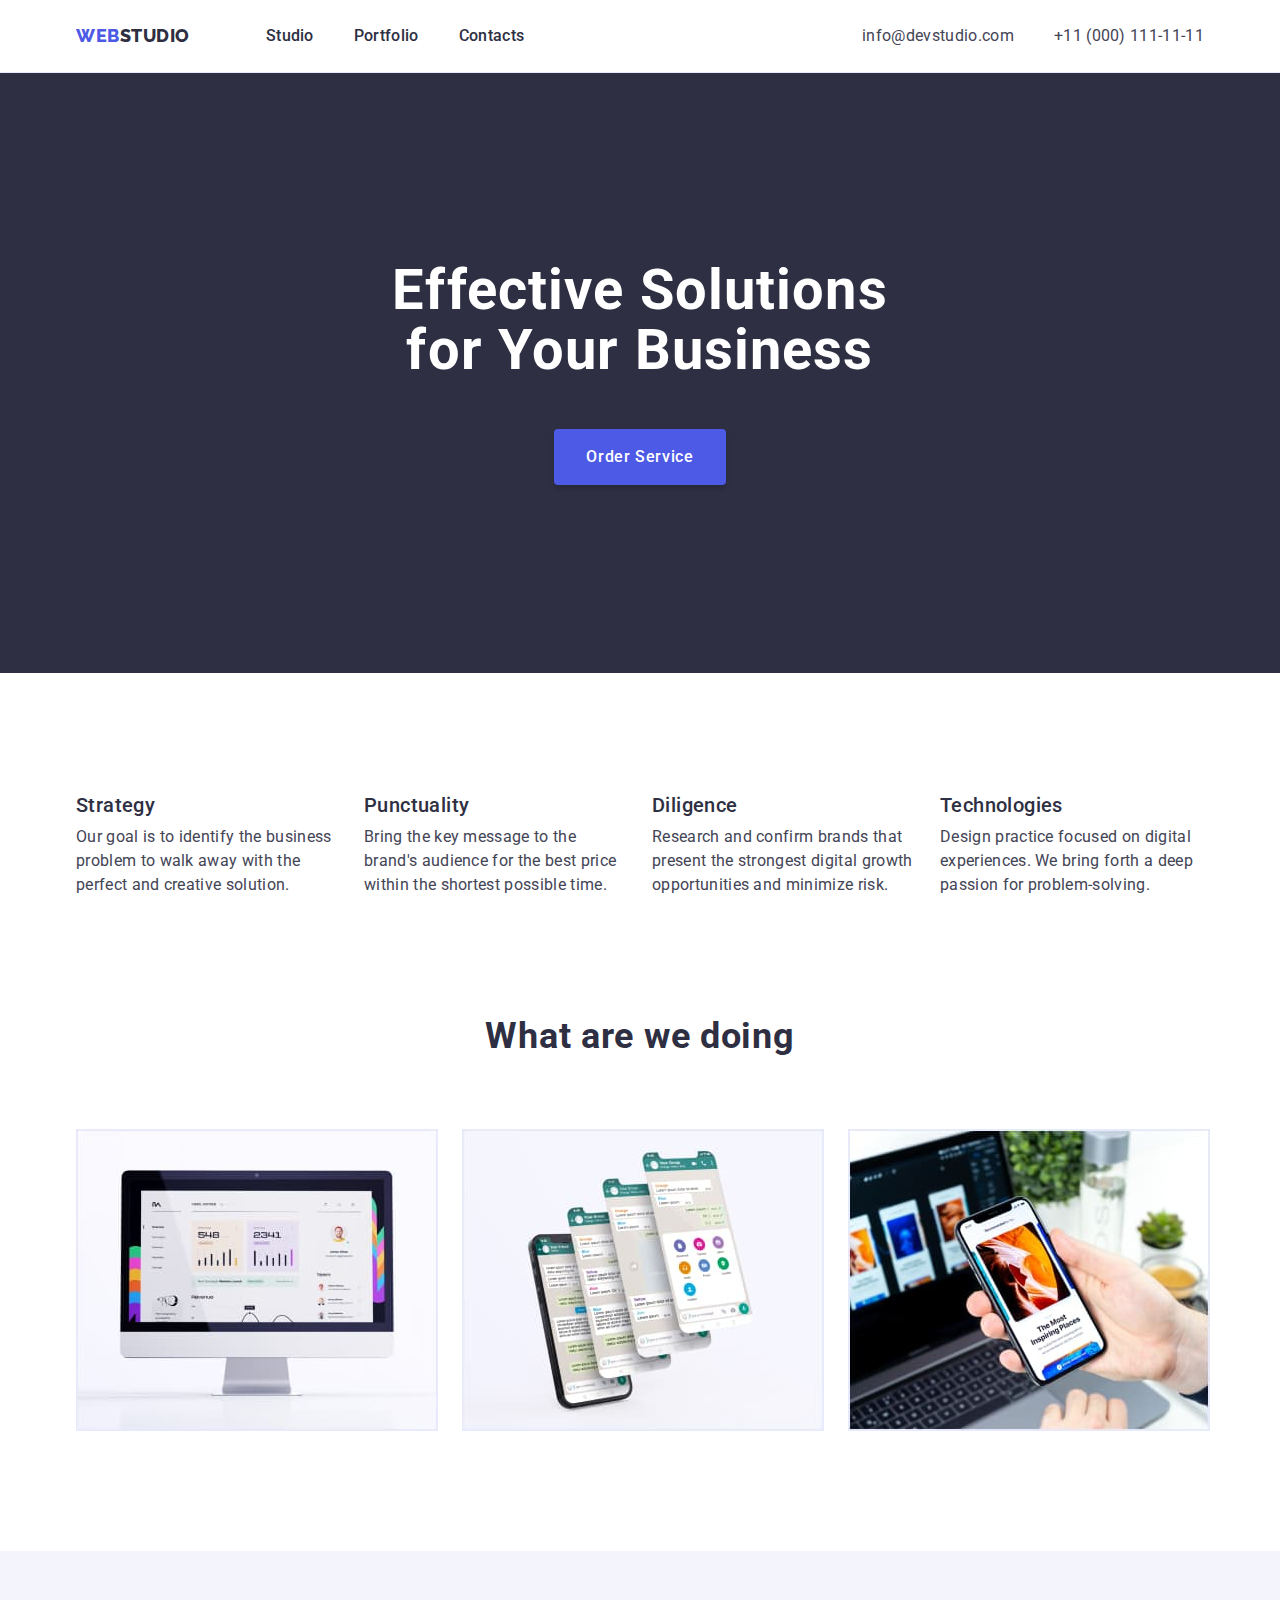
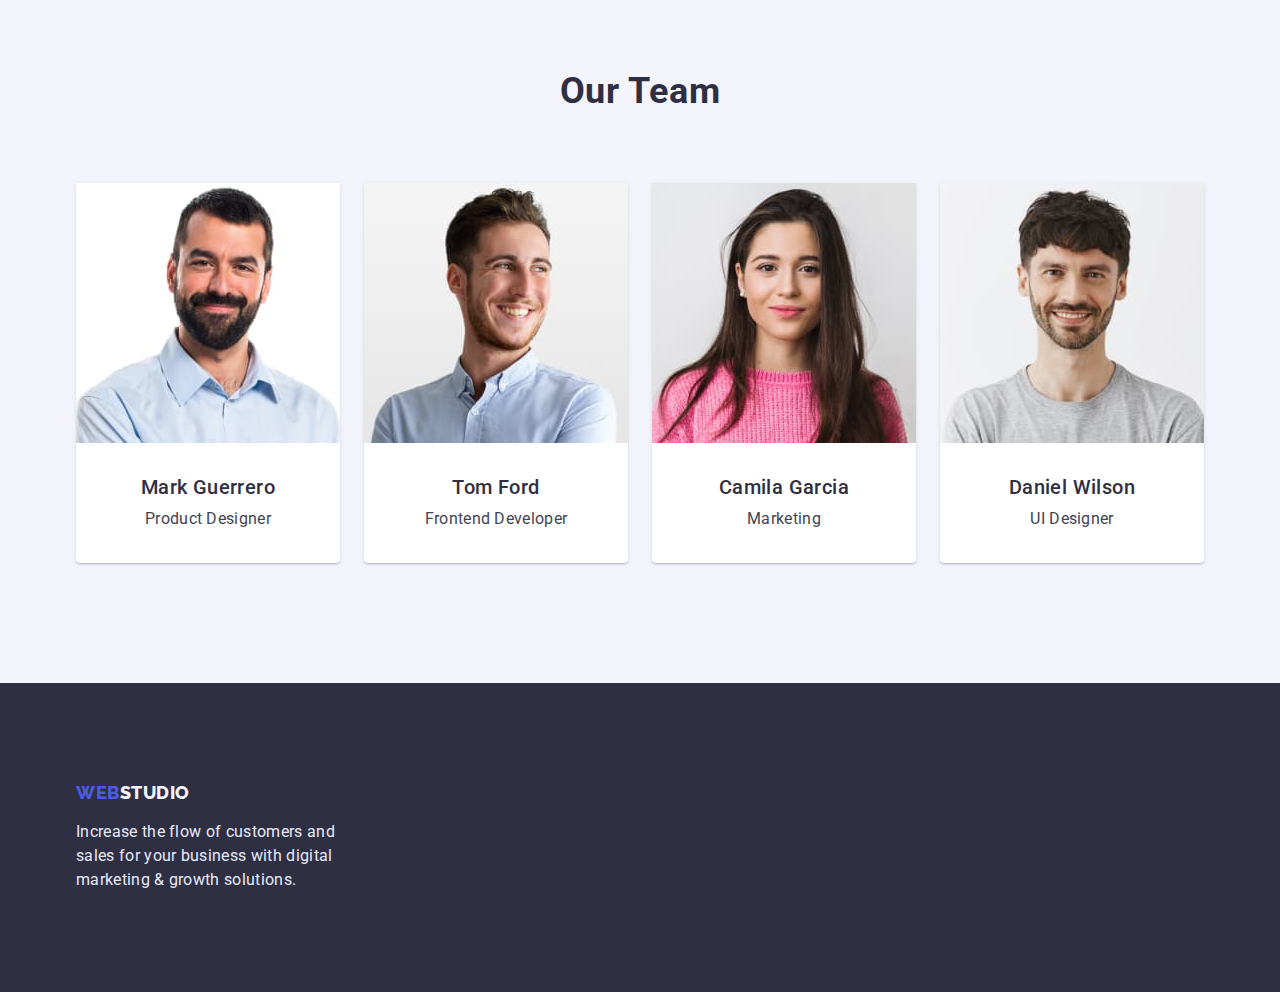
<file: index.html>
<!DOCTYPE html>
<html lang="en">
  <head>
    <meta charset="UTF-8" />
    <meta http-equiv="X-UA-Compatible" content="IE=edge" />
    <meta name="viewport" content="width=device-width, initial-scale=1.0" />
    <title>Document</title>
    <link rel="preconnect" href="https://fonts.googleapis.com" />
    <link rel="preconnect" href="https://fonts.gstatic.com" crossorigin />
    <link
      href="https://fonts.googleapis.com/css2?family=Raleway:wght@800&family=Roboto:wght@400;500;700&display=swap"
      rel="stylesheet"
    />
    <link
      rel="stylesheet"
      href="https://cdn.jsdelivr.net/npm/modern-normalize@1.1.0/modern-normalize.min.css"
    />
    <link rel="stylesheet" href="./styles/style.css" />
  </head>
  <body>
    <header class="header ">
      <div class="container header-container">      
        <nav class="header-nav">
          <a class="header-nav-link text-raleway" href="./index.html"
            >WEB<span class="logo-header">STUDIO</span></a
          >
          <ul class="header-nav-list list">
            <li class="header-nav-item">
              <a class="header-nav-links text-roboto" href="">Studio</a>
            </li>
            <li class="header-nav-item">
              <a class="header-nav-links text-roboto" href="./portfolio.html"
                >Portfolio</a
              >
            </li>
            <li class="header-nav-item">
              <a class="header-nav-links text-roboto" href="">Contacts</a>
            </li>
          </ul>
        </nav>
        <address class="header-address">
          <ul class="header-address-list list">
            <li class="header-address-contact link">
              <a
                href="mailto:info@devstudio.com"
                class="header-address-letterr text-roboto address-mail"
                >info@devstudio.com</a
              >
            </li>
            <li class="header-address-contact link">
              <a
                href="tel:+110001111111"
                class="header-address-letterr text-roboto address-phone"
                >+11 (000) 111-11-11</a
              >
            </li>
          </ul>
        </address>
      </div>
    </header>
    <main class="main">
      <section class="hero">
        <div class="container">
          <h1 class="hero-text text-roboto">
            Effective Solutions for Your Business
          </h1>
          <button type="button" class="hero-button text-roboto">
            Order Service
          </button>
        </div>
      </section>

      <section class="scrolls">
        <div class="container">
          <h2 class="hidden-filt visually-hidden" hidden>Hidden</h2>
          <ul class="scrolls-list list">
            <li class="scrolls-item">   
                <h3 class="scrolls-subtitle text-roboto">Strategy</h3>
                <p class="scrolls-text text-roboto">
                  Our goal is to identify the business problem to walk away with
                  the perfect and creative solution.
                </p>               
            </li>

            <li class="scrolls-item">
              <h3 class="scrolls-subtitle text-roboto">Punctuality</h3>
              <p class="scrolls-text text-roboto">
                Bring the key message to the brand's audience for the best price
                within the shortest possible time.
              </p>
            </li>

            <li class="scrolls-item">
              <h3 class="scrolls-subtitle text-roboto">Diligence</h3>
              <p class="scrolls-text text-roboto">
                Research and confirm brands that present the strongest digital
                growth opportunities and minimize risk.
              </p>
            </li>

            <li class="scrolls-item">
              <h3 class="scrolls-subtitle text-roboto">Technologies</h3>
              <p class="scrolls-text text-roboto">
                Design practice focused on digital experiences. We bring forth a
                deep passion for problem-solving.
              </p>
            </li>
          </ul>
        </div>
      </section>

      <section class="picture-icon-job">
        <div class="container">
        <h2 class="picture-icon-subtitle text-roboto">What are we doing</h2>
        <ul class="picture-icon-list list">
          <li class="picture-icon-item">
            <img src="./images/mac.jpg" alt="mac" width="360" />
          </li>
          <li class="picture-icon-item">
            <img src="./images/phone.jpg" alt="phone" width="360" />
          </li>
          <li class="picture-icon-item">
            <img src="./images/photo.jpg" alt="photo" width="360" />
          </li>
        </ul>
        <div class="container">
      </section>

      <section class="sec-team">
        <div class="container">
        <h2 class="sec-team-subtitle text-roboto">Our Team</h2>
        <ul class="sec-team-list list">
          <li class="sec-team-item">
            <img src="./images/mark.jpg" alt="mark" width="264" />
            <div class="sec-item-band">
            <h3 class="sec-team-item-subtitle text-roboto">Mark Guerrero</h3>
            <p class="sec-team-item-text text-roboto">Product Designer</p>
            </div>
          </li>

          <li class="sec-team-item">
            <img src="./images/tom.jpg" alt="tom" width="264" />
            <div class="sec-item-band">
            <h3 class="sec-team-item-subtitle text-roboto">Tom Ford</h3>
            <p class="sec-team-item-text text-roboto">Frontend Developer</p>
            </div>
          </li>

          <li class="sec-team-item">
            <img src="./images/camila.jpg" alt="camila" width="264" />
            <div class="sec-item-band">
            <h3 class="sec-team-item-subtitle text-roboto">Camila Garcia</h3>
            <p class="sec-team-item-text text-roboto">Marketing</p>
            </div>
          </li>

          <li class="sec-team-item">
            <img src="./images/daniel.jpg" alt="daniel" width="264" />
            <div class="sec-item-band">
            <h3 class="sec-team-item-subtitle text-roboto">Daniel Wilson</h3>
            <p class="sec-team-item-text text-roboto">UI Designer</p>
            </div>
          </li>
        </ul>
        </div>
      </section>
      
    </main>

    <footer class="page-two-footer">
      <div class="container">
        <a href="./index.html" class="page-two-logo text-raleway"
          >WEB<span class="logo-foote">STUDIO</span></a
        >
        <p class="page-two-text text-roboto">
          Increase the flow of customers and sales for your business with
          digital marketing & growth solutions.
        </p>
      </div>
    </footer>
  </body>
</html>
</file>
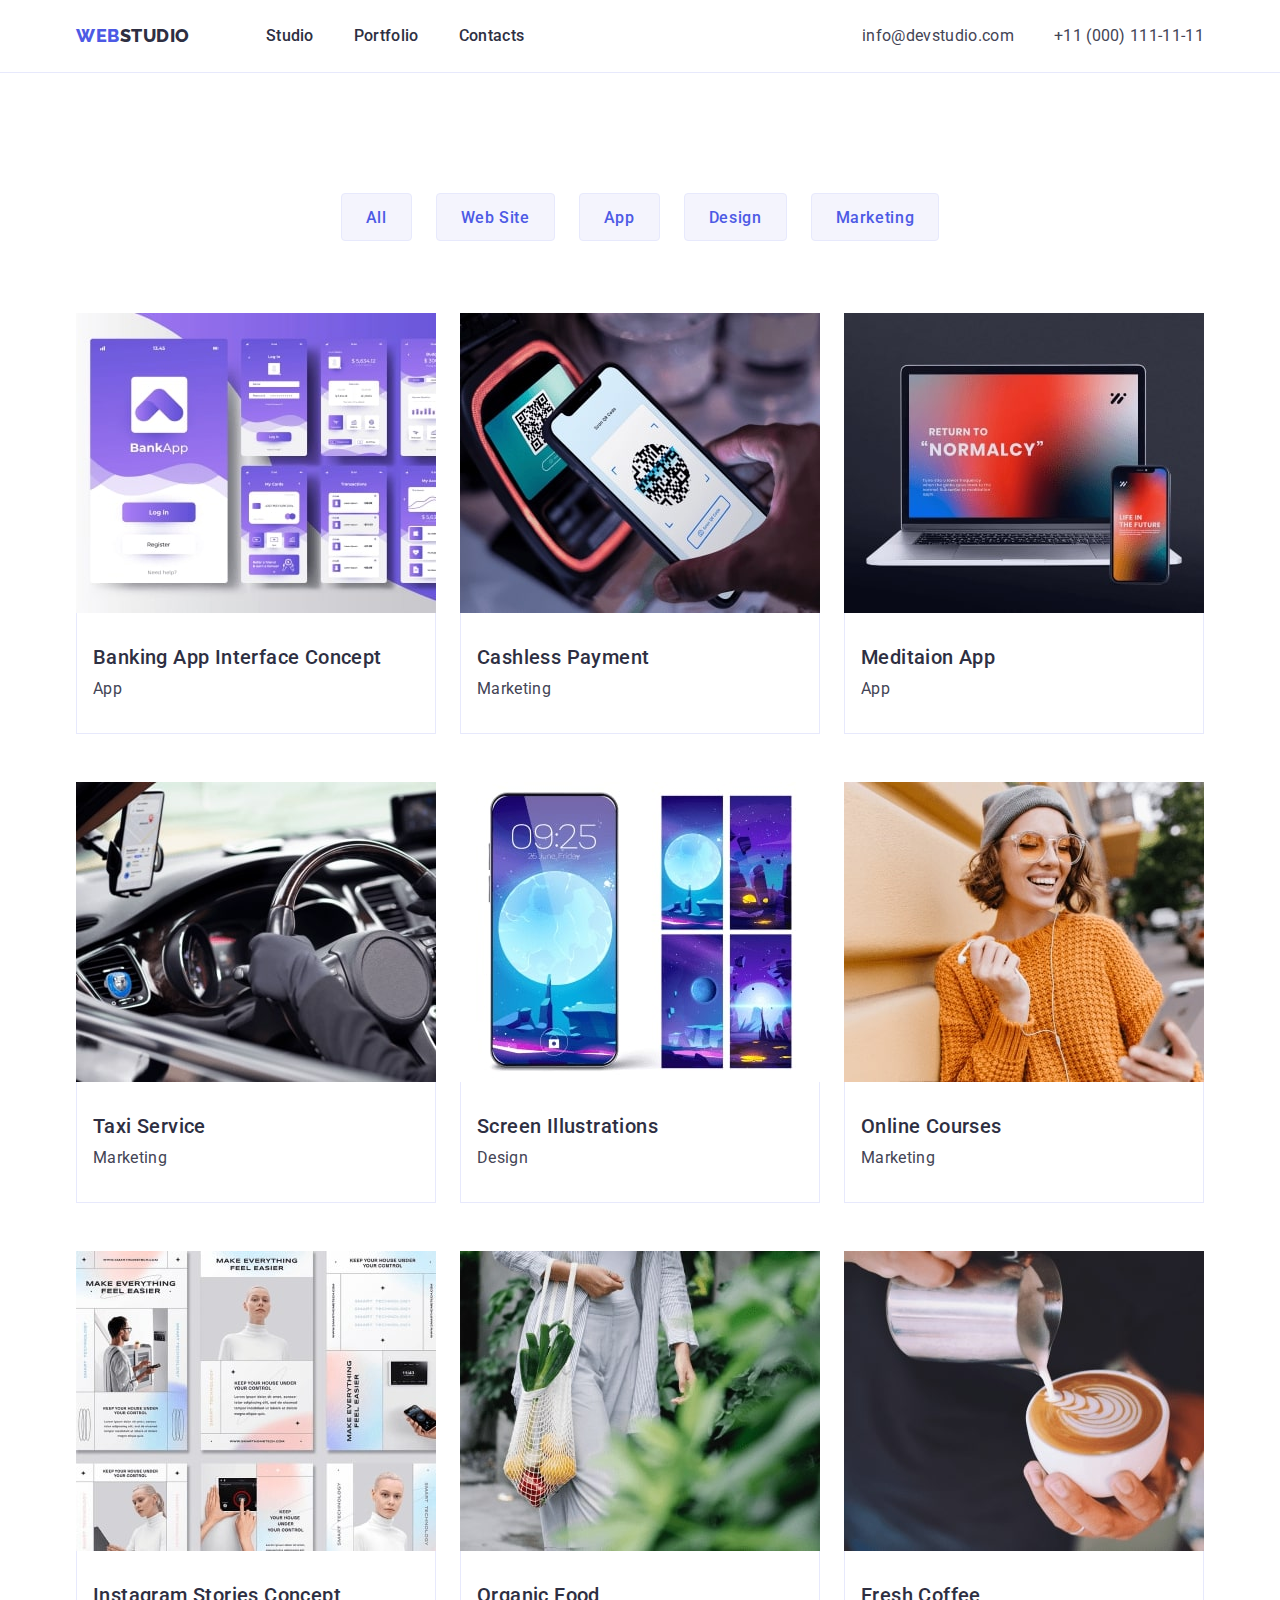
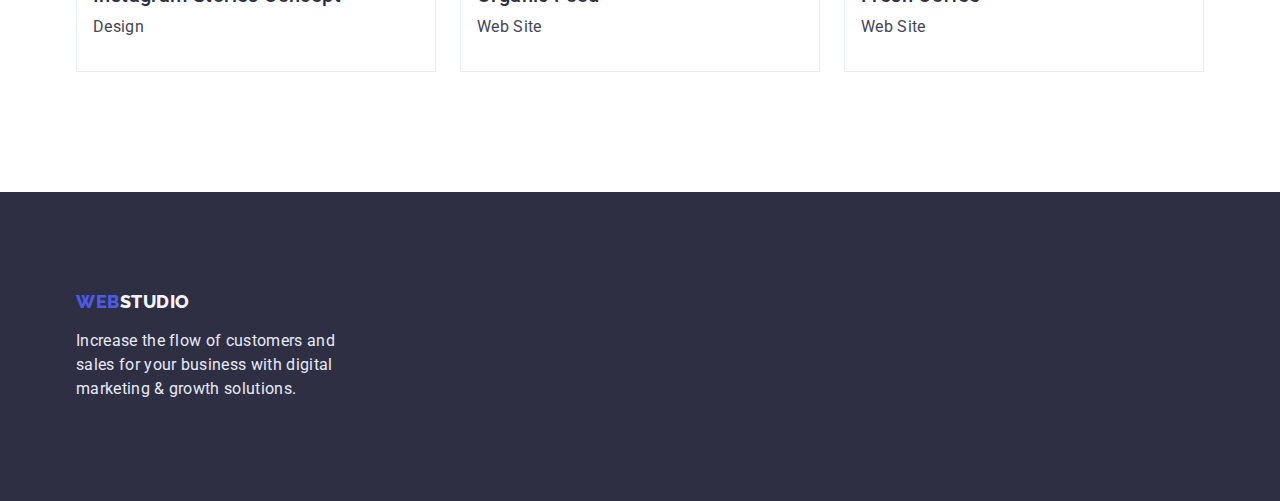
<file: portfolio.html>
<!DOCTYPE html>
<html lang="en">
  <head>
    <meta charset="UTF-8" />
    <meta http-equiv="X-UA-Compatible" content="IE=edge" />
    <meta name="viewport" content="width=device-width, initial-scale=1.0" />
    <title>Document</title>
    <link rel="preconnect" href="https://fonts.googleapis.com" />
    <link rel="preconnect" href="https://fonts.gstatic.com" crossorigin />
    <link
      href="https://fonts.googleapis.com/css2?family=Raleway:wght@800&family=Roboto:wght@400;500;700&display=swap"
      rel="stylesheet"
    />
    <link
      rel="stylesheet"
      href="https://cdn.jsdelivr.net/npm/modern-normalize@1.1.0/modern-normalize.min.css"
    />
    <link rel="stylesheet" href="./styles/style.css" />
  </head>
  <body>
    <header class="header">
      <div class="container header-container">
        <nav class="header-nav">
          <a class="header-nav-link text-raleway" href="./index.html"
            >WEB<span class="logo-header">STUDIO</span></a
          >
          <ul class="header-nav-list list">
            <li class="header-nav-item">
              <a class="header-nav-links text-roboto" href="">Studio</a>
            </li>
            <li class="header-nav-item">
              <a class="header-nav-links text-roboto" href="./portfolio.html"
                >Portfolio</a
              >
            </li>
            <li class="header-nav-item">
              <a class="header-nav-links text-roboto" href="">Contacts</a>
            </li>
          </ul>
        </nav>
        <address class="header-address">
          <ul class="header-address-list list">
            <li class="header-address-contact link">
              <a
                href="mailto:info@devstudio.com"
                class="header-address-letterr text-roboto address-mail"
                >info@devstudio.com</a
              >
            </li>
            <li class="header-address-contact link">
              <a
                href="tel:+110001111111"
                class="header-address-letterr text-roboto address-phone"
                >+11 (000) 111-11-11</a
              >
            </li>
          </ul>
        </address>
      </div>
    </header>
    <main class="main-buttons-list">
      <section class="main-sec-prt">
        <div class="container cont-btn">
          <h1 class="hidden-filt visually-hidden" hidden>filters</h1>
          <ul class="main-buttons list">
            <li class="item-btn">
              <button type="button" class="btn">All</button>
            </li>
            <li class="item-btn">
              <button type="button" class="btn">Web Site</button>
            </li>
            <li class="item-btn">
              <button type="button" class="btn">App</button>
            </li>
            <li class="item-btn">
              <button type="button" class="btn">Design</button>
            </li>
            <li class="item-btn">
              <button type="button" class="btn">Marketing</button>
            </li>
          </ul>
          <ul class="main-prt-list list link">
            <li class="gallery-item">
              <a href="" class="link">
                <img
                  src="./images/bank-app.jpg"
                  alt="Banking App Interface Concept"
                  width="360"
                  height="300"
                />
                <div class="gllery-text">
                  <h2 class="main-prt-subtitle">
                    Banking App Interface Concept
                  </h2>
                  <p class="main-prt-text">App</p>
                </div>
              </a>
            </li>
            <li class="gallery-item">
              <a href="" class="link">
                <img
                  src="./images/payment.jpg"
                  alt="Cashless Payment"
                  width="360"
                  height="300"
                />
                <div class="gllery-text">
                  <h2 class="main-prt-subtitle">Cashless Payment</h2>
                  <p class="main-prt-text">Marketing</p>
                </div>
              </a>
            </li>
            <li class="gallery-item">
              <a href="" class="link">
                <img
                  src="./images/meditation.jpg"
                  alt="Meditaion App"
                  width="360"
                  height="300"
                />
                <div class="gllery-text">
                  <h2 class="main-prt-subtitle">Meditaion App</h2>
                  <p class="main-prt-text">App</p>
                </div>
              </a>
            </li>
            <li class="gallery-item">
              <a href="" class="link">
                <img
                  src="./images/taxi.jpg"
                  alt="Taxi Service"
                  width="360"
                  height="300"
                />
                <div class="gllery-text">
                  <h2 class="main-prt-subtitle">Taxi Service</h2>
                  <p class="main-prt-text">Marketing</p>
                </div>
              </a>
            </li>
            <li class="gallery-item">
              <a href="" class="link">
                <img
                  src="./images/screen.jpg"
                  alt="Screen Illustrations"
                  width="360"
                  height="300"
                />
                <div class="gllery-text">
                  <h2 class="main-prt-subtitle">Screen Illustrations</h2>
                  <p class="main-prt-text">Design</p>
                </div>
              </a>
            </li>
            <li class="gallery-item">
              <a href="" class="link">
                <img
                  src="./images/courses.jpg"
                  alt="Online Courses"
                  width="360"
                  height="300"
                />
                <div class="gllery-text">
                  <h2 class="main-prt-subtitle">Online Courses</h2>
                  <p class="main-prt-text">Marketing</p>
                </div>
              </a>
            </li>
            <li class="gallery-item">
              <a href="" class="link">
                <img
                  src="./images/inst-storis.jpg"
                  alt="Instagram Stories Concept"
                  width="360"
                  height="300"
                />
                <div class="gllery-text">
                  <h2 class="main-prt-subtitle">Instagram Stories Concept</h2>
                  <p class="main-prt-text">Design</p>
                </div>
              </a>
            </li>

            <li class="gallery-item">
              <a href="" class="link">
                <img
                  src="./images/org-food.jpg"
                  alt="Organic Food"
                  width="360"
                  height="300"
                />
                <div class="gllery-text">
                  <h2 class="main-prt-subtitle">Organic Food</h2>
                  <p class="main-prt-text">Web Site</p>
                </div>
              </a>
            </li>
            <li class="gallery-item">
              <a href="" class="link">
                <img
                  src="./images/coffee.jpg"
                  alt="Fresh Coffee"
                  width="360"
                  height="300"
                />
                <div class="gllery-text">
                  <h2 class="main-prt-subtitle">Fresh Coffee</h2>
                  <p class="main-prt-text">Web Site</p>
                </div>
              </a>
            </li>
          </ul>
        </div>
      </section>
    </main>
    <footer class="page-two-footer">
      <div class="container">
        <a href="./index.html" class="page-two-logo text-raleway"
          >WEB<span class="logo-foote">STUDIO</span></a
        >
        <p class="page-two-text text-roboto">
          Increase the flow of customers and sales for your business with
          digital marketing & growth solutions.
        </p>
      </div>
    </footer>
  </body>
</html>
</file>
<file: styles/style.css>
/* index style */
body {
  color: var(--dark-color);
  font-family: "Roboto", sans-serif;
  background-color: #ffffff;
}

:root {
  --primarybrand-color: #4d5ae5;
  --pressedstate-color: #404bbf;
  --dark-color: #2e2f42;
  --success-color: #31d0aa;
  --text-color: #434455;
  --subtletext-color: #8e8f99;
  --accent-color: #e7e9fc;
  --light-color: #f4f4fd;
  --modaloverlay-color: #2e2f4266;
  --herobgr-color: #2e2f42b2;
}

h1,
h2,
h3,
h4,
h5,
p {
  margin-top: 0;
  margin-bottom: 0;
}
ul {
  margin-top: 0;
  margin-bottom: 0;
  padding-left: 0;
}
img {
  display: block;
}
.link {
  text-decoration: none;
}
.list {
  list-style: none;
}
.box-list {
}
button {
  cursor: pointer;
}
.container {
  width: 100%;
  max-width: 1158px;
  padding: 0 15px;
  margin: 0 auto;
}
.header-container {
  display: flex;
  align-items: center;
}
.text-raleway {
  font-family: "Raleway", sans-serif;
  text-decoration: none;
}
.logo-foote {
  color: var(--light-color);
}
.logo-header {
  color: var(--dark-color);
}
.text-roboto {
  font-family: "Roboto", sans-serif;
  text-decoration: none;
  font-style: normal;
}
.header {
  padding-top: 24px;
  padding-bottom: 24px;
  border-bottom: 1px solid #e7e9fc;
}

.header-nav {
  display: flex;
  margin-right: auto;
}
.header-nav-link {
  font-weight: 800;
  font-size: 18px;
  line-height: 1.33;
  letter-spacing: 0.03em;
  color: var(--primarybrand-color);
}
.header-nav-item {
}

.header-nav-list {
  display: flex;
  gap: 40px;
  margin-left: 76px;
}
.header-nav-links {
  font-weight: 500;
  font-size: 16px;
  line-height: 1.5;
  letter-spacing: 0.02em;
  color: var(--dark-color);
}
.header-nav-links:is(:hover, :focus) {
  color: var(--pressedstate-color);
}
.header-address {
}
.header-address-list {
  display: flex;
  gap: 40px;
}
.header-address-letterr {
  font-weight: 400;
  font-size: 16px;
  line-height: 1.5;
  letter-spacing: 0.02em;
  color: var(--text-color);
}
.address-mail {
}
.address-phone {
}
.header-address-letterr:is(:hover, :focus) {
  color: var(--pressedstate-color);
}
.header-address-contact {
}
.main {
}
.hero {
  display: flex;
  background-color: var(--dark-color);
  padding-top: 188px;
  padding-bottom: 188px;
}
.hero-text {
  display: flex;
  align-items: center;
  margin: auto;
  max-width: 500px;
  height: 120px;
}

.hero-text {
  font-weight: 700;
  font-size: 56px;
  line-height: 1.07;
  text-align: center;
  letter-spacing: 0.02em;
  color: #ffffff;
}
.hero-button {
  display: flex;
  padding: 16px 32px;
  min-width: 169px;
  height: 56px;
  box-shadow: 0px 4px 4px rgba(0, 0, 0, 0.15);
  border-radius: 4px;
  border: 0;
}
.hero-button {
  margin-left: auto;
  margin-right: auto;
  margin-top: 48px;
  font-weight: 500;
  font-size: 16px;
  line-height: 1.5;
  letter-spacing: 0.04em;
  color: #ffffff;
  background: var(--primarybrand-color);
  cursor: pointer;
}
.hero-button:is(:hover, :focus) {
  background-color: var(--pressedstate-color);
}
.scrolls {
  padding-top: 120px;
  padding-bottom: 120px;
}
.visually-hidden {
  position: absolute;
  width: 1px;
  height: 1px;
  margin: -1px;
  border: 0;
  padding: 0;
  white-space: nowrap;
  clip-path: inset(100%);
  clip: rect(0 0 0 0);
  overflow: hidden;
}

.scrolls-list {
  display: flex;
}

.scrolls-item {
  margin-left: 24px;
  width: 264px;
  height: 104px;
}
.scrolls-item:first-child {
  margin-left: 0;
}
.scrolls-subtitle {
  font-weight: 500;
  font-size: 20px;
  line-height: 1.2;
  letter-spacing: 0.02em;
  color: var(--dark-color);
  margin-bottom: 8px;
}

.scrolls-text {
  font-weight: 400;
  font-size: 16px;
  line-height: 1.5;
  letter-spacing: 0.02em;
  color: var(--text-color);
}
.picture-icon-job {
  padding-bottom: 120px;
}
.picture-icon-subtitle {
  margin-bottom: 72px;
  text-align: center;
}
.picture-icon-subtitle {
  font-weight: 700;
  font-size: 36px;
  line-height: 1.11;
  letter-spacing: 0.02em;
  color: var(--dark-color);
}
.picture-icon-list {
  display: flex;
  gap: 24px;
}
.picture-icon-item {
  border: 1px solid #e7e9fc;
}
.sec-team {
  padding-top: 120px;
  padding-bottom: 120px;
  background: var(--light-color);
}
.sec-item-band {
  padding: 32px 16px;
  text-align: center;
}
.sec-team-subtitle {
  font-weight: 700;
  font-size: 36px;
  line-height: 40px;
  letter-spacing: 0.02em;
  color: var(--dark-color);
}
.sec-team-subtitle {
  margin-bottom: 72px;
  text-align: center;
}
.sec-team-list {
  display: flex;

  gap: 24px;
}
.sec-team-item {
  background: #ffffff;
  box-shadow: 0px 1px 6px rgba(46, 47, 66, 0.08),
    0px 1px 1px rgba(46, 47, 66, 0.16), 0px 2px 1px rgba(46, 47, 66, 0.08);
  border-radius: 0px 0px 4px 4px;
}
.sec-team-item-subtitle {
  font-weight: 500;
  font-size: 20px;
  line-height: 1.2;
  letter-spacing: 0.02em;
  color: var(--dark-color);
  margin-bottom: 8px;
}
.sec-team-item-text {
  font-weight: 400;
  font-size: 16px;
  line-height: 1.5;
  text-align: center;
  letter-spacing: 0.02em;
  color: var(--text-color);
}
.page-two-footer {
  background: var(--dark-color);
  padding-top: 100px;
  padding-bottom: 100px;
}
.page-two-logo {
  font-weight: 800;
  font-size: 18px;
  line-height: 1.16;
  letter-spacing: 0.03em;
  text-transform: uppercase;
  color: var(--primarybrand-color);
  text-decoration: none;
}
.page-two-text {
  margin-top: 16px;
  width: 264px;
}
.page-two-text {
  font-weight: 400;
  font-size: 16px;
  line-height: 1.5;
  letter-spacing: 0.02em;
  color: var(--accent-color);
}

/*PORTFOLIO style  */
.header-prt {
  padding-bottom: 96px;
}
.header-prt-nav {
}
.header-prt-link {
  font-weight: 800;
  font-size: 18px;
  line-height: 1.33;
  letter-spacing: 0.03em;
  text-transform: uppercase;
  color: var(--primarybrand-color);
}
.header-prt-list {
}
.header-prt-links {
  font-family: inherit;
  font-weight: 500;
  font-size: 16px;
  line-height: 1.5;
  letter-spacing: 0.02em;
  text-decoration: none;
  color: var(--dark-color);
}
.header-prt-links:is(:hover, :focus) {
  color: var(--pressedstate-color);
  cursor: pointer;
}
.address-prt {
}
.address-prt-list {
}
.address-prt-link {
  font-weight: 400;
  font-size: 16px;
  line-height: 1.5;
  letter-spacing: 0.02em;
  color: var(--text-color);
}
.address-prt-link:is(:hover, :focus) {
  color: var(--pressedstate-color);
  cursor: pointer;
}
.main-buttons-list {
}
.main-sec-prt {
  padding-bottom: 120px;
  padding-top: 120px;
}

.main-buttons {
  display: flex;
  justify-content: center;
  margin-bottom: 72px;

  gap: 24px;
}
.btn {
  min-width: 69px;
  height: 48px;
  padding: 12px 24px;
  border: 0;
  border: 1px solid #e7e9fc;
  border-radius: 4px;
}

.btn {
  font-family: inherit;
  font-weight: 500;
  font-size: 16px;
  line-height: 1.5;
  letter-spacing: 0.04em;
  color: var(--primarybrand-color);
  background: #f4f4fd;
  cursor: pointer;
}
.btn:is(:hover, :focus) {
  color: #ffffff;
  background-color: var(--pressedstate-color);
  box-shadow: 0px 3px 1px rgba(0, 0, 0, 0.1), 0px 2px 1px rgba(0, 0, 0, 0.08),
    0px 2px 2px rgba(0, 0, 0, 0.12);
  border-radius: 4px;
}
.main-prt-list {
  display: flex;
  flex-wrap: wrap;
  column-gap: 24px;
  row-gap: 48px;
}
.gallery-item:nth-child(3n) {
  margin-right: 0;
}
.gllery-text {
  padding-top: 32px;
  padding-bottom: 32px;
  padding-left: 16px;
  border: 1px solid #e7e9fc;
  border-top: none;
}

.main-prt-subtitle {
  font-family: inherit;
  font-weight: 500;
  font-size: 20px;
  line-height: 1.2;
  letter-spacing: 0.02em;
  color: var(--dark-color);
  margin-bottom: 8px;
}
.main-prt-text {
  font-family: inherit;
  font-weight: 400;
  font-size: 16px;
  line-height: 1.5;
  letter-spacing: 0.02em;
  color: var(--text-color);
}
.gooter-prt {
  background: var(--dark-color);
}
.footer-prt-logo {
  font-family: "Raleway", sans-serif;
  font-style: normal;
  font-weight: 800;
  font-size: 18px;
  line-height: 1.16;
  display: flex;
  align-items: center;
  letter-spacing: 0.03em;
  text-transform: uppercase;
  color: var(--primarybrand-color);
  text-decoration: none;
}
.footer-prt-txt {
  font-family: inherit;
  font-weight: 400;
  font-size: 16px;
  line-height: 24px;
  letter-spacing: 0.02em;
  color: var(--accent-color);
}
</file>
